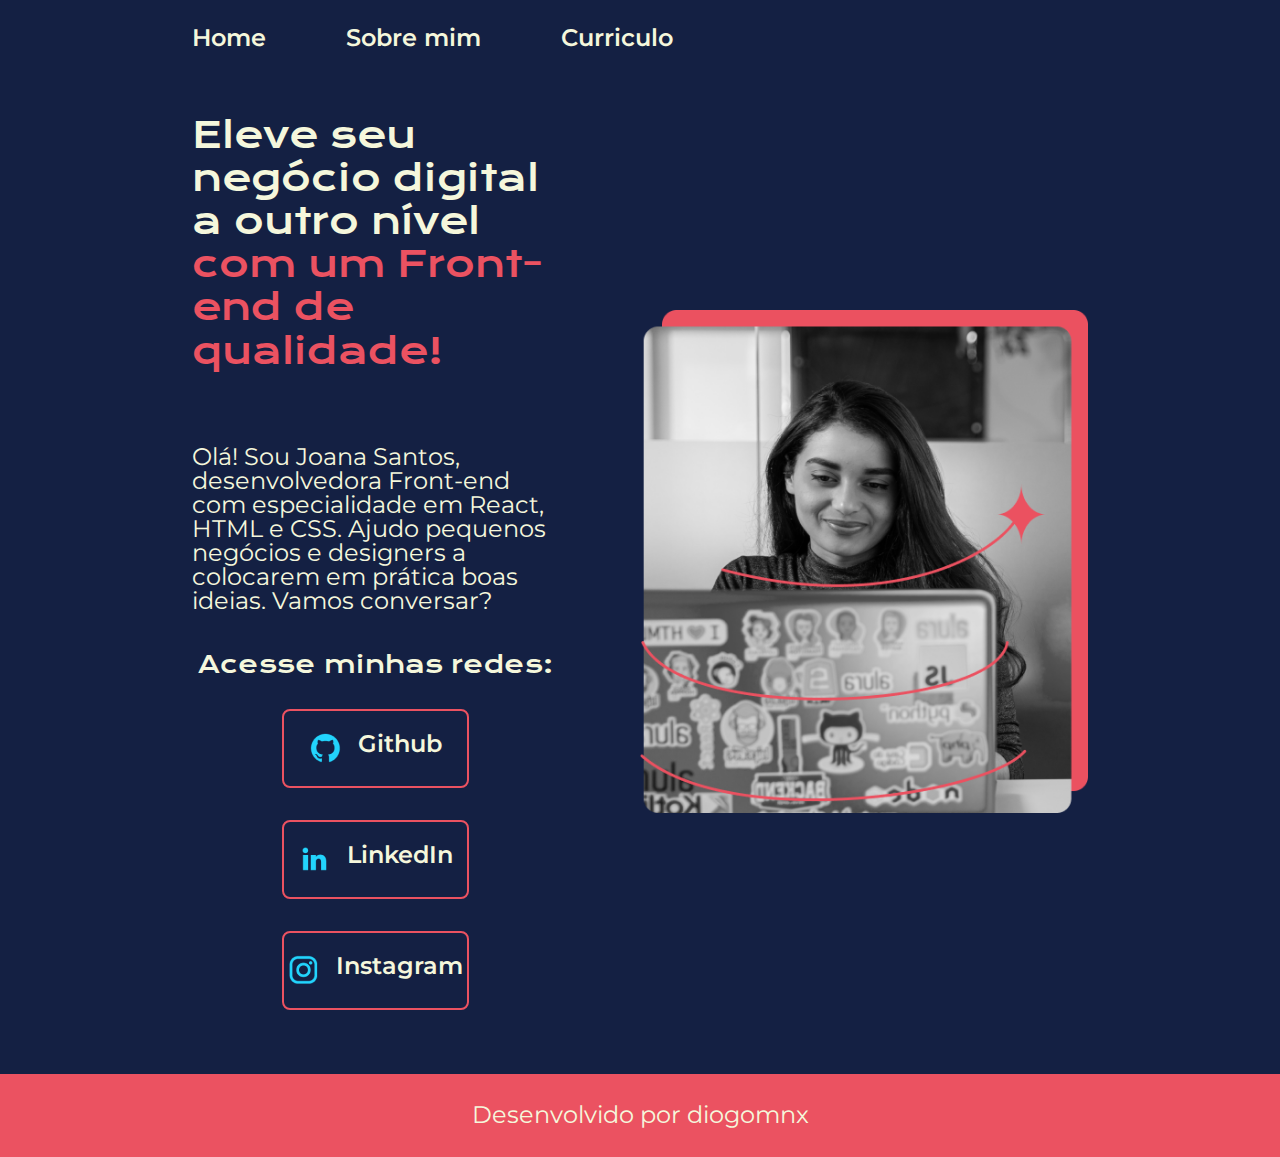
<file: index.html>
<!DOCTYPE html>
<html lang="pt-br">
  <head>
    <meta charset="UTF-8" />
    <meta name="viewport" content="width=device-width, initial-scale=1.0" />
    <title>Portfolio</title>
    <link rel="stylesheet" href="./styles/reset.css" />
    <link rel="stylesheet" href="./styles/style.css" />
  </head>
  <body>
    <header class="cabecalho">
      <nav class="cabecalho__menu">
        <a class="cabecalho__menu__link" href="index.html">Home</a>
        <a class="cabecalho__menu__link" href="about.html">Sobre mim</a>
        <a class="cabecalho__menu__link" href="curriculum.html">Curriculo</a>
      </nav>
    </header>
    <main class="apresentacao">
      <section class="apresentacao__caixatexto">
        <h1 class="apresentacao__caixatexto__titulo">
          Eleve seu negócio digital a outro nível
          <strong class="titulo-destaque"
            >com um Front-end de qualidade!</strong
          >
        </h1>
        <p class="apresentacao__caixatexto__texto">
          Olá! Sou Joana Santos, desenvolvedora Front-end com especialidade em
          <strong>React, HTML e CSS</strong>. Ajudo pequenos negócios e
          designers a colocarem em prática boas ideias. Vamos conversar?
        </p>
        <div class="apresentacao__links">
          <h2 class="apresentacao__links__subtitulo">Acesse minhas redes:</h2>
          <a
            class="apresentacao__links__navegacao"
            href="https://github.com/diogomnx"
          >
            <img src="./assets/github.png" alt="Github" />Github</a
          >
          <a
            class="apresentacao__links__navegacao"
            href="https://www.linkedin.com/in/diogonegreiros"
            ><img src="./assets/linkedin.png" alt="LinkedIn" />LinkedIn</a
          >
          <a
            class="apresentacao__links__navegacao"
            href="https://github.com/diogomnx"
          >
            <img src="./assets/instagram.png" alt="Instagram" />Instagram</a
          >
        </div>
      </section>
      <img
        class="apresentacao__imagem"
        src="./assets/imagembaseport.png"
        alt="Foto de ???"
      />
    </main>
    <footer class="rodape">
      <div>Desenvolvido por diogomnx</div>
    </footer>
  </body>
</html>
</file>
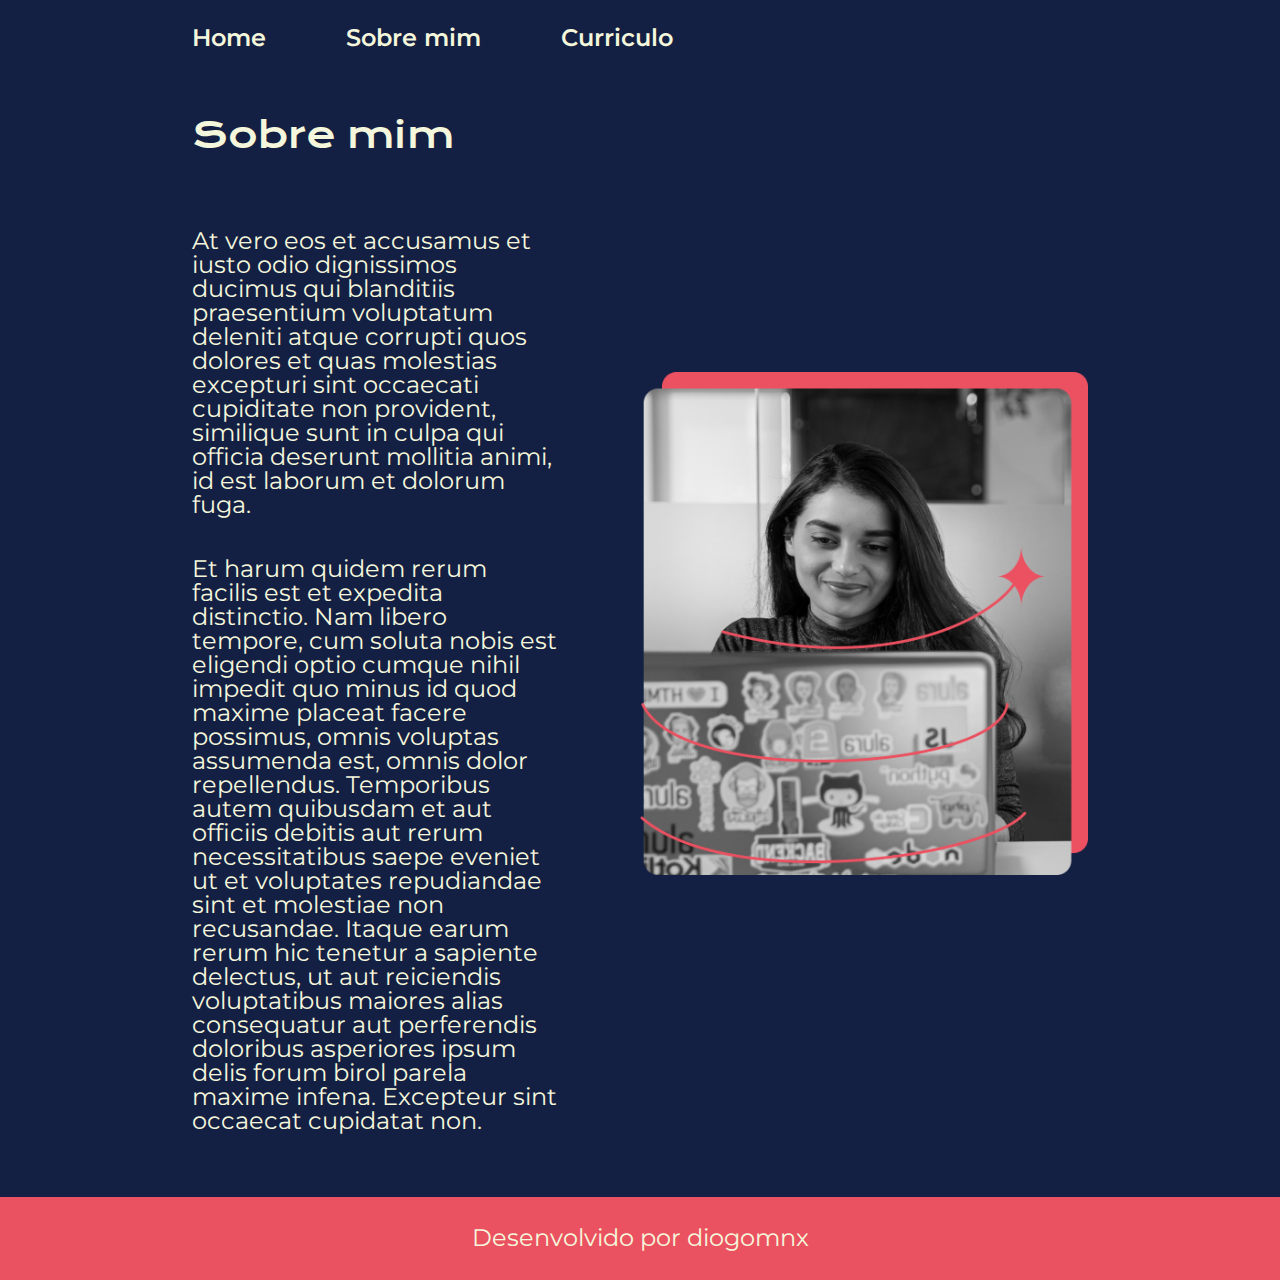
<file: about.html>
<!DOCTYPE html>
<html lang="pt-br">
  <head>
    <meta charset="UTF-8" />
    <meta name="viewport" content="width=device-width, initial-scale=1.0" />
    <title>Sobre mim</title>
    <link rel="stylesheet" href="./styles/reset.css" />
    <link rel="stylesheet" href="./styles/style.css" />
  </head>
  <body>
    <header class="cabecalho">
      <nav class="cabecalho__menu">
        <a class="cabecalho__menu__link" href="index.html">Home</a>
        <a class="cabecalho__menu__link" href="about.html">Sobre mim</a>
        <a class="cabecalho__menu__link" href="curriculum.html">Curriculo</a>
      </nav>
    </header>
    <main class="apresentacao">
      <section class="apresentacao__caixatexto">
        <h1 class="apresentacao__caixatexto__titulo">Sobre mim</h1>
        <p class="apresentacao__caixatexto__texto">
          At vero eos et accusamus et iusto odio dignissimos ducimus qui
          blanditiis praesentium voluptatum deleniti atque corrupti quos dolores
          et quas molestias excepturi sint occaecati cupiditate non provident,
          similique sunt in culpa qui officia deserunt mollitia animi, id est
          laborum et dolorum fuga.
        </p>
        <p class="apresentacao__caixatexto__texto">
          Et harum quidem rerum facilis est et expedita distinctio. Nam libero
          tempore, cum soluta nobis est eligendi optio cumque nihil impedit quo
          minus id quod maxime placeat facere possimus, omnis voluptas assumenda
          est, omnis dolor repellendus. Temporibus autem quibusdam et aut
          officiis debitis aut rerum necessitatibus saepe eveniet ut et
          voluptates repudiandae sint et molestiae non recusandae. Itaque earum
          rerum hic tenetur a sapiente delectus, ut aut reiciendis voluptatibus
          maiores alias consequatur aut perferendis doloribus asperiores ipsum
          delis forum birol parela maxime infena. Excepteur sint occaecat
          cupidatat non.
        </p>
      </section>
      <img
        class="apresentacao__imagem"
        src="./assets/imagembaseport.png"
        alt="Foto de ???"
      />
    </main>
    <footer class="rodape">
      <div>Desenvolvido por diogomnx</div>
    </footer>
  </body>
</html>
</file>
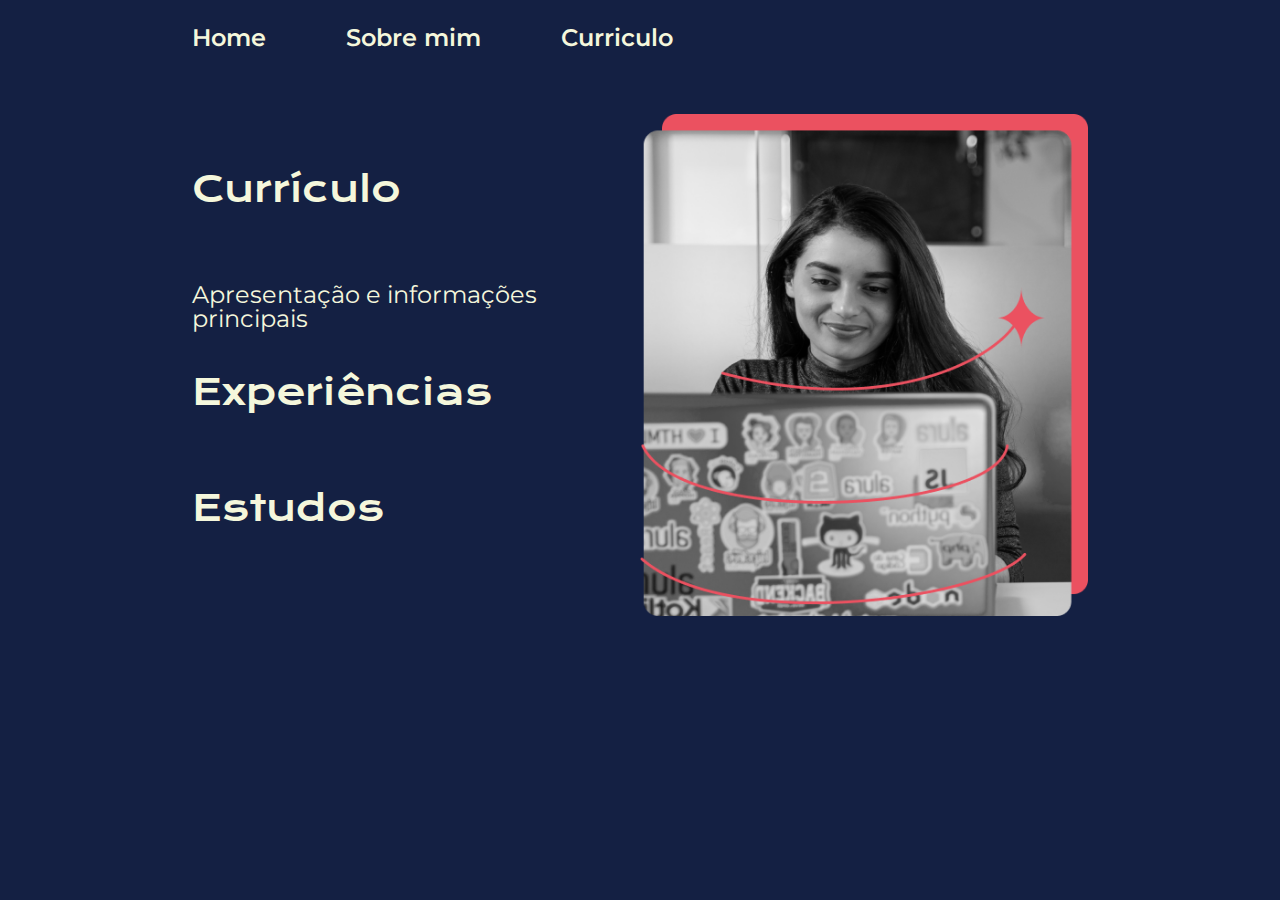
<file: curriculum.html>
<!DOCTYPE html>
<html lang="pt-br">
  <head>
    <meta charset="UTF-8" />
    <meta name="viewport" content="width=device-width, initial-scale=1.0" />
    <title>Curriculo</title>
    <link rel="stylesheet" href="./styles/reset.css" />
    <link rel="stylesheet" href="./styles/style.css" />
  </head>
  <body>
    <header class="cabecalho">
      <nav class="cabecalho__menu">
        <a class="cabecalho__menu__link" href="index.html">Home</a>
        <a class="cabecalho__menu__link" href="about.html">Sobre mim</a>
        <a class="cabecalho__menu__link" href="curriculum.html">Curriculo</a>
      </nav>
    </header>
    <main class="apresentacao">
      <section class="apresentacao__caixatexto">
        <h1 class="apresentacao__caixatexto__titulo">Currículo</h1>
        <p class="apresentacao__caixatexto__texto">
          Apresentação e informações principais
        </p>
        <h2 class="apresentacao__caixatexto__titulo">Experiências</h2>
        <h2 class="apresentacao__caixatexto__titulo">Estudos</h2>
      </section>
      <img
        class="apresentacao__imagem"
        src="./assets/imagembaseport.png"
        alt="Foto de ???"
      />
    </main>
  </body>
</html>
</file>
<file: styles/style.css>
@import url("https://fonts.googleapis.com/css2?family=Krona+One&family=Montserrat:ital,wght@0,100..900;1,100..900&display=swap");

:root {
  --main-bg-color: #142043;
  --primary-color: #f5f7dc;
  --secondary-color: #eb5261;

  --primary-text-font: "Krona One", serif;
  --secondary-text-font: "Montserrat", sans-serif;
}

* {
  margin: 0;
  padding: 0;
}

body {
  box-sizing: border-box;
  background-color: var(--main-bg-color);
  color: var(--primary-color);
}

.cabecalho {
  padding: 2% 0 0 15%;
}

.cabecalho__menu {
  display: flex;
  justify-content: flex-start;
  gap: 80px;
}

.cabecalho__menu__link {
  font-family: var(--secondary-text-font);
  color: var(--primary-color);
  font-size: 1.5rem;
  font-weight: 600;
  text-decoration: none;
}

.cabecalho__menu__link:hover {
  color: #007bff;
}

.apresentacao {
  padding: 5% 15%;
  display: flex;
  align-items: center;
  justify-content: space-between;
  gap: 82px;
}

.apresentacao__caixatexto {
  width: 50%;
  display: flex;
  flex-direction: column;
  gap: 40px;
}

.titulo-destaque {
  color: var(--secondary-color);
}

.apresentacao__caixatexto__titulo {
  font-family: var(--primary-text-font);
  font-size: 2.25rem;
  font-style: normal;
  line-height: 1.2;
  margin-bottom: 32px;
}

.apresentacao__caixatexto__texto {
  font-family: var(--secondary-text-font);
  font-size: 1.5rem;
  font-weight: 400;
}

.texto-destaque {
  padding: 12px;
  border: 5px outset var(--secondary-color);
  margin-bottom: 16px;
  font-weight: 400;
}

.apresentacao__links {
  display: flex;
  justify-content: space-between;
  flex-direction: column;
  align-items: center;
  gap: 32px;
}

.apresentacao__links__subtitulo {
  font-family: var(--primary-text-font);
  font-size: 1.5rem;
  font-weight: 400;
}

.apresentacao__links__navegacao {
  font-family: var(--secondary-text-font);
  color: var(--primary-color);
  text-decoration: none;
  display: flex;
  justify-content: center;
  gap: 16px;
  border: 2px solid var(--secondary-color);
  width: 50%;
  text-align: center;
  border-radius: 8px;
  font-size: 1.5rem;
  font-weight: 600;
  padding: 21.5px 0;
}

.apresentacao__links__link:hover {
  background-color: #233771;
  border: 4px solid var(--secondary-color);
  padding: 3%;
}

.rodape {
  text-align: center;
  padding: 23.64px 0;
  font-family: var(--secondary-text-font);
  font-weight: 400;
  font-size: 1.5rem;
  line-height: 36px;
  color: var(--primary-color);
  background-color: var(--secondary-color);
}

.apresentacao__imagem {
  width: 50%;
}

@media (max-width: 1200px) {
  .cabecalho {
    padding: 12%;
  }
  .cabecalho__menu {
    justify-content: center;
  }
  .apresentacao {
    flex-direction: column-reverse;
    padding: 5%;
  }

  .apresentacao__caixatexto {
    width: 100%;
  }
}
</file>
